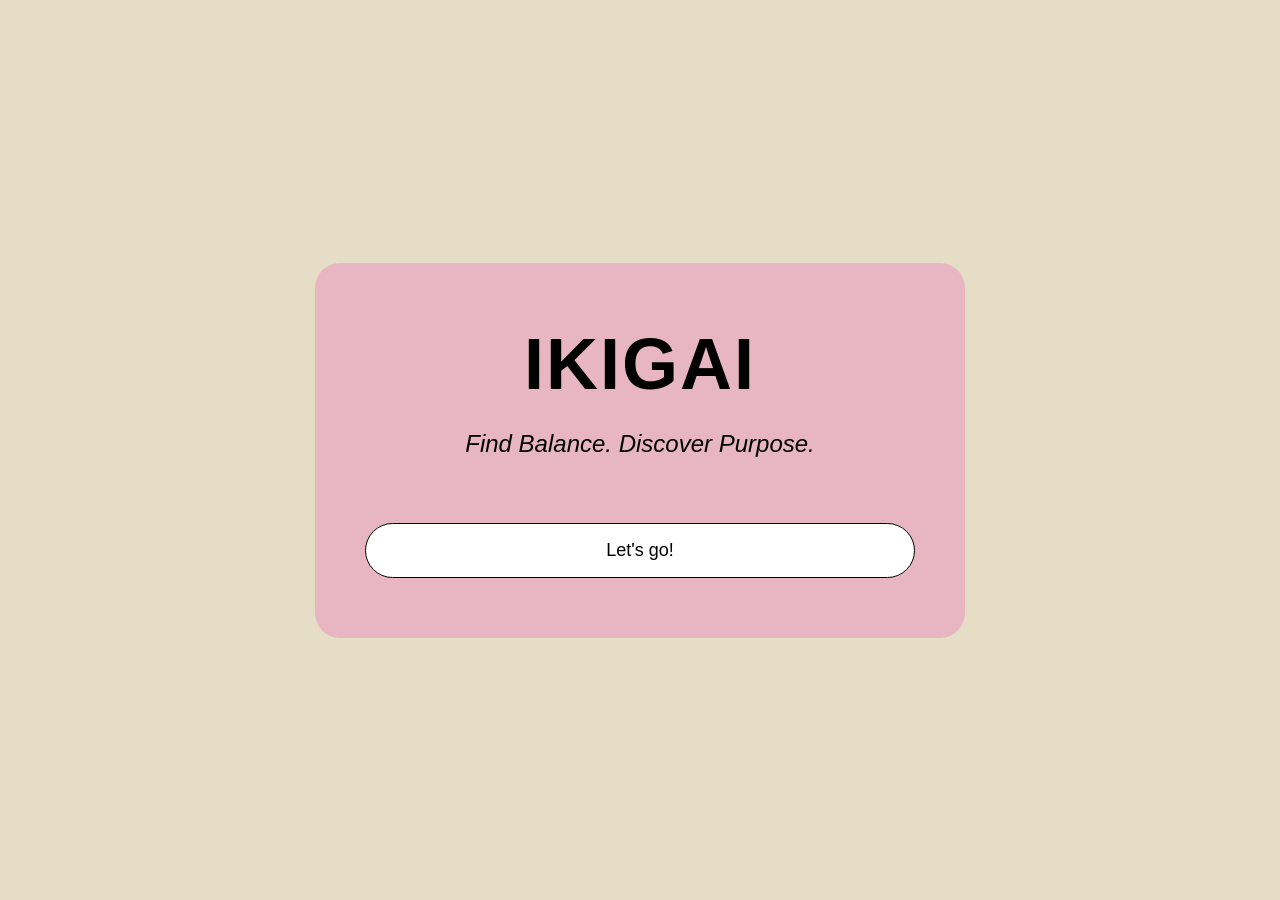
<file: index.html>
<!DOCTYPE html>
<html lang="en">
<head>
<meta charset="UTF-8">
<title>IKIGAI</title>
<link rel="stylesheet" href="css/style.css">
</head>

<body class="index-page">

<div class="center-box">

<h1 class="ikigai-title">IKIGAI</h1>

<p class="tagline">Find Balance. Discover Purpose.</p>

<button class="primary-btn" onclick="goToSignin()">Let's go!</button>

</div>

<script src="js/app.js"></script>
</body>
</html>
</file>
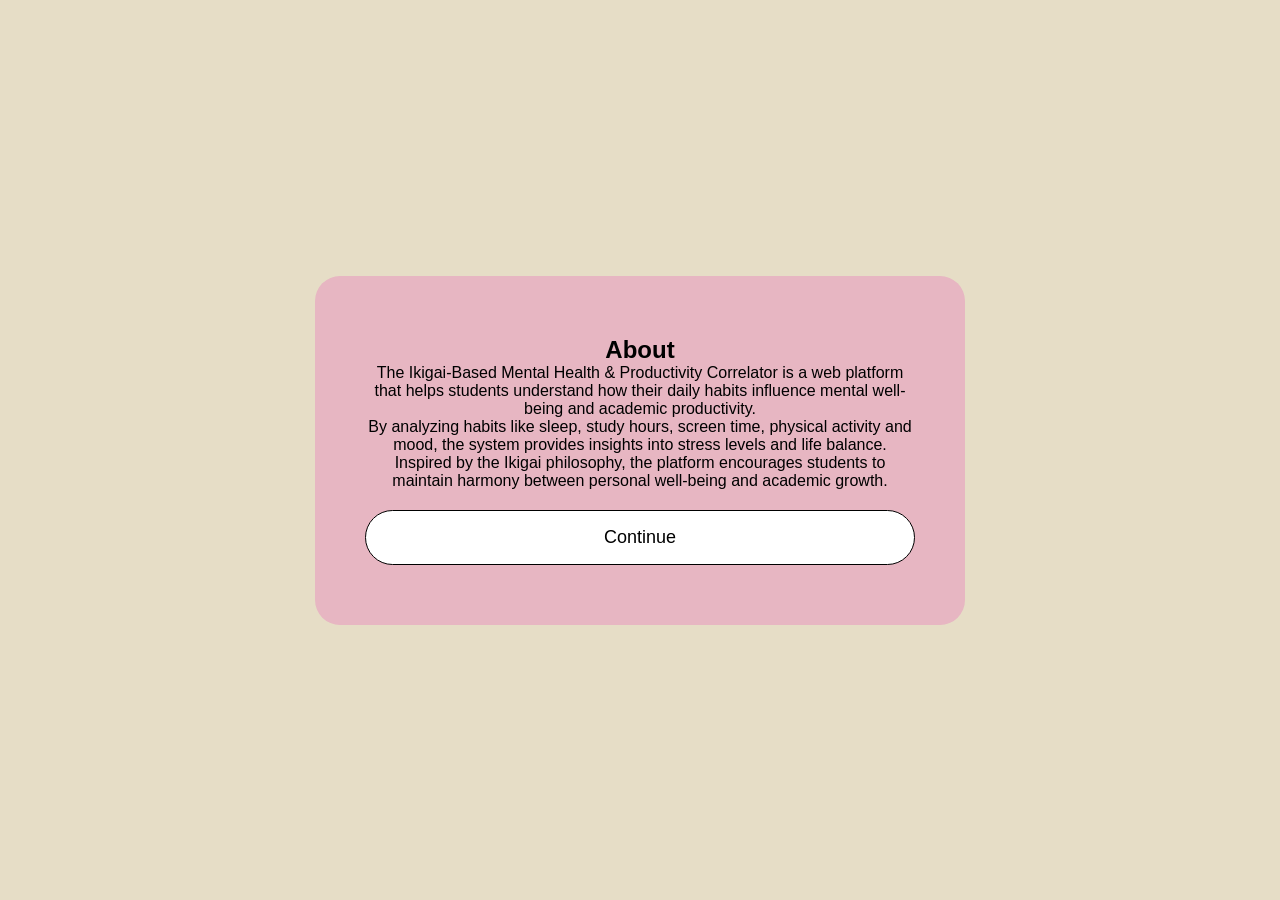
<file: about.html>
<!DOCTYPE html>
<html>
<head>
<meta charset="UTF-8">
<title>About</title>
<link rel="stylesheet" href="css/style.css">
</head>

<body class="about-page">

<div class="about-container">

<h2>About</h2>

<p>
The Ikigai-Based Mental Health & Productivity Correlator is a web
platform that helps students understand how their daily habits
influence mental well-being and academic productivity.
</p>

<p>
By analyzing habits like sleep, study hours, screen time,
physical activity and mood, the system provides insights
into stress levels and life balance.
</p>

<p>
Inspired by the Ikigai philosophy, the platform encourages
students to maintain harmony between personal well-being
and academic growth.
</p>

<button class="primary-btn" onclick="goToHome()">Continue</button>

</div>

<script src="js/app.js"></script>
</body>
</html>
</file>
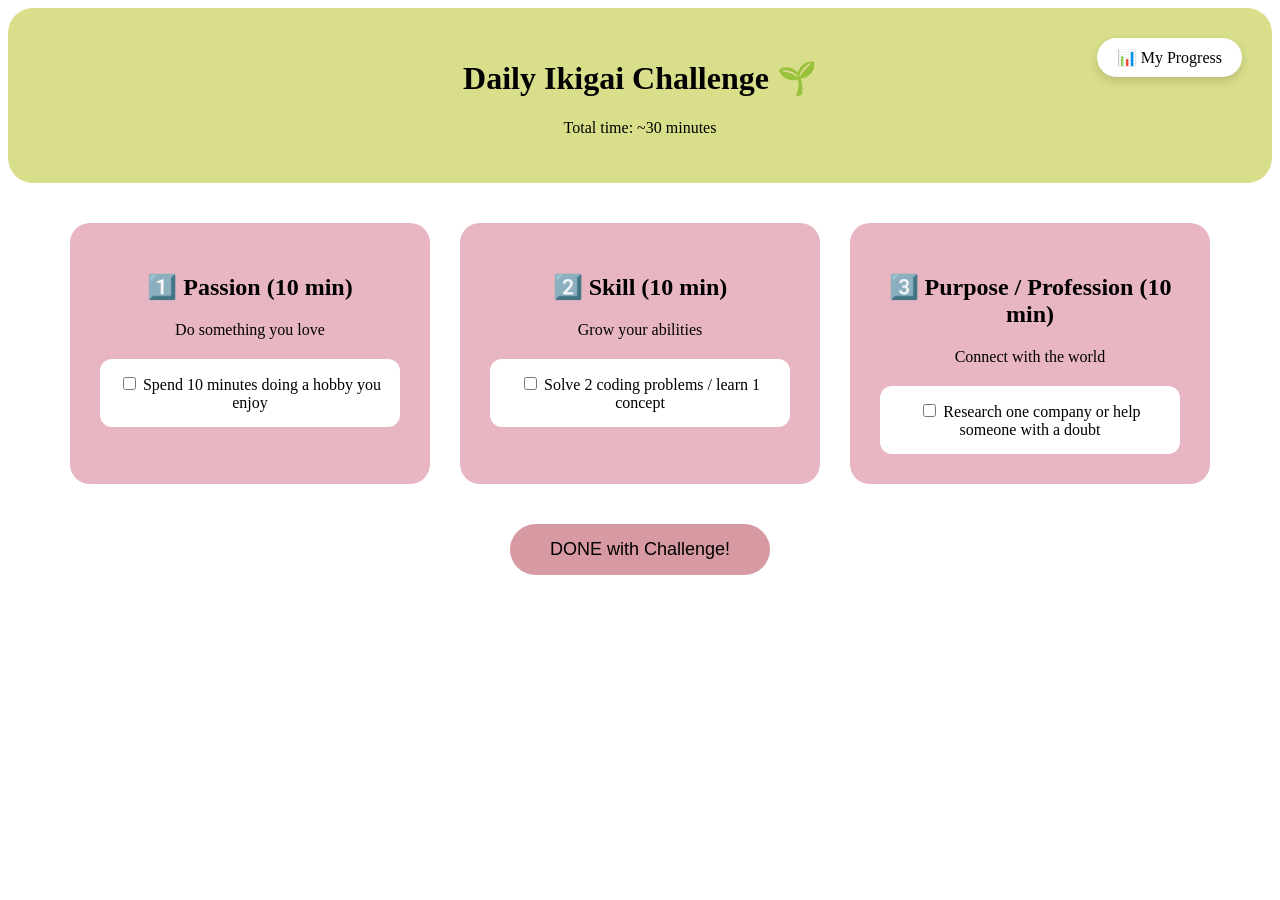
<file: challenge.html>
<!DOCTYPE html>
<html>

<head>

<meta charset="UTF-8">
<title>Daily Ikigai Challenge</title>

<link rel="stylesheet" href="css/challenge.css">

</head>

<body>

<div class="challenge-header">

<h1>Daily Ikigai Challenge 🌱</h1>
<p>Total time: ~30 minutes</p>

<a href="history.html" class="history-btn">
📊 My Progress
</a>

</div>


<div class="challenge-container">


<div class="challenge-card">

<h2>1️⃣ Passion (10 min)</h2>
<p>Do something you love</p>

<label class="task-box">

<input type="checkbox" id="passionTask">

Spend 10 minutes doing a hobby you enjoy

</label>

</div>



<div class="challenge-card">

<h2>2️⃣ Skill (10 min)</h2>
<p>Grow your abilities</p>

<label class="task-box">

<input type="checkbox" id="skillTask">

Solve 2 coding problems / learn 1 concept

</label>

</div>



<div class="challenge-card">

<h2>3️⃣ Purpose / Profession (10 min)</h2>
<p>Connect with the world</p>

<label class="task-box">

<input type="checkbox" id="purposeTask">

Research one company or help someone with a doubt

</label>

</div>


</div>


<div class="done-container">

<button onclick="completeChallenge()" class="done-btn">

DONE with Challenge!

</button>

</div>


<script src="js/challenge.js"></script>

</body>

</html>
</file>
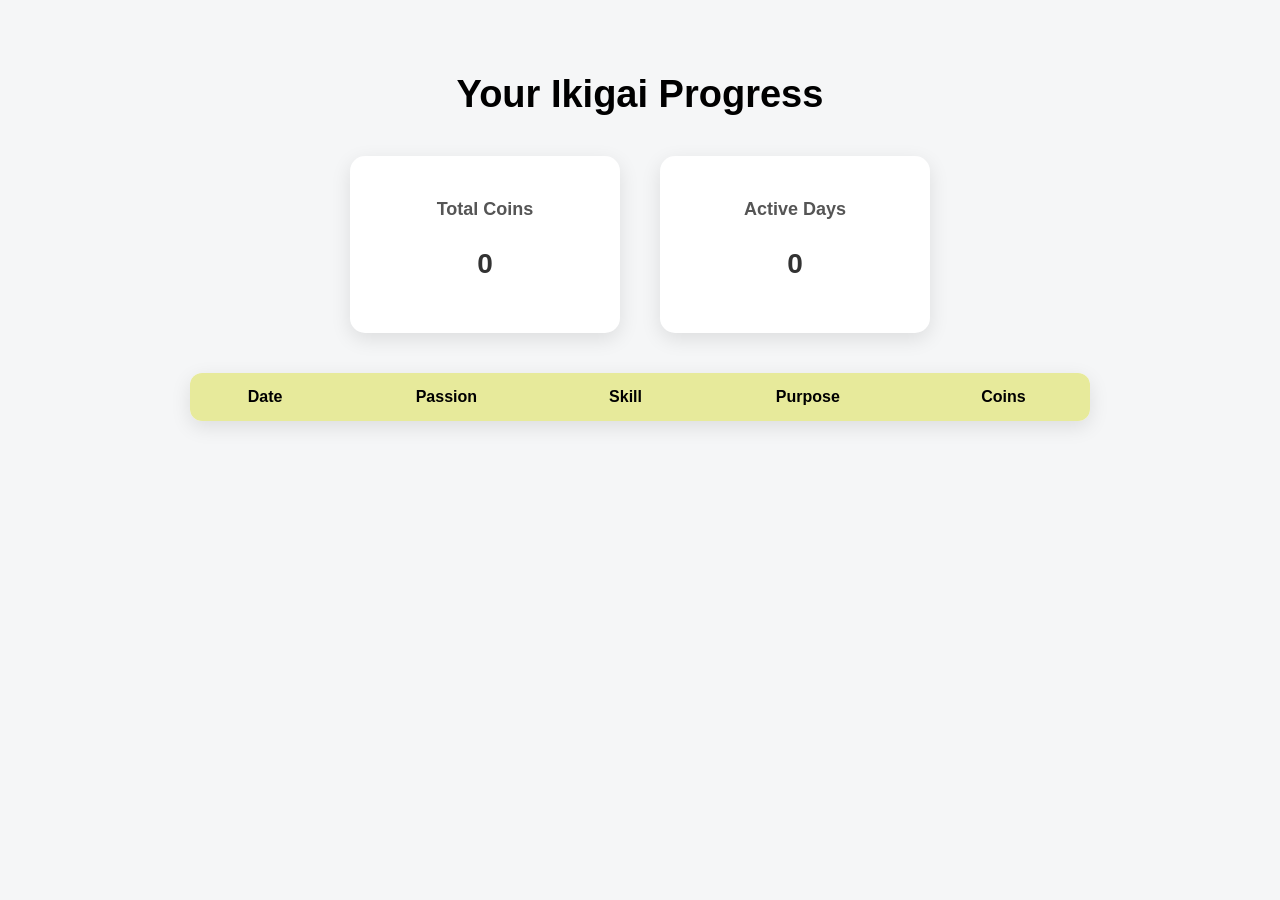
<file: history.html>
<!DOCTYPE html>
<html>
<head>
<meta charset="UTF-8">
<title>Ikigai Progress</title>

<style>

/* Page */

body{
font-family: "Segoe UI", sans-serif;
background:#f5f6f7;
padding:40px;
}

/* Title */

h1{
text-align:center;
font-size:38px;
margin-bottom:40px;
}

/* Summary Cards */

.summary{
display:flex;
justify-content:center;
gap:40px;
margin-bottom:40px;
flex-wrap:wrap;
}

.summary-card{
background:white;
padding:25px 45px;
border-radius:15px;
text-align:center;
box-shadow:0 6px 20px rgba(0,0,0,0.1);
min-width:180px;
}

.summary-card h3{
font-size:18px;
margin-bottom:10px;
color:#555;
}

.summary-card p{
font-size:28px;
font-weight:bold;
color:#333;
}

/* Table */

.history-table{
margin:0 auto;
width:80%;
max-width:900px;
border-collapse:collapse;
background:white;
border-radius:12px;
overflow:hidden;
box-shadow:0 6px 20px rgba(0,0,0,0.1);
}

.history-table th{
background:#e7ea9b;
padding:15px;
font-size:16px;
}

.history-table td{
padding:14px;
text-align:center;
border-bottom:1px solid #eee;
font-size:15px;
}

.history-table tr:hover{
background:#fafafa;
}

/* Check and Cross */

.check{
color:#2ecc71;
font-size:18px;
font-weight:bold;
}

.cross{
color:#e74c3c;
font-size:18px;
font-weight:bold;
}

/* Responsive */

@media(max-width:768px){

.history-table{
width:95%;
}

.summary{
flex-direction:column;
align-items:center;
}

}

</style>

</head>

<body>

<h1>Your Ikigai Progress</h1>

<div class="summary">

<div class="summary-card">
<h3>Total Coins</h3>
<p id="totalCoins">0</p>
</div>

<div class="summary-card">
<h3>Active Days</h3>
<p id="activeDays">0</p>
</div>

</div>

<table class="history-table">

<thead>

<tr>
<th>Date</th>
<th>Passion</th>
<th>Skill</th>
<th>Purpose</th>
<th>Coins</th>
</tr>

</thead>

<tbody id="historyBody">

</tbody>

</table>

<script src="js/history.js"></script>

</body>
</html>
</file>
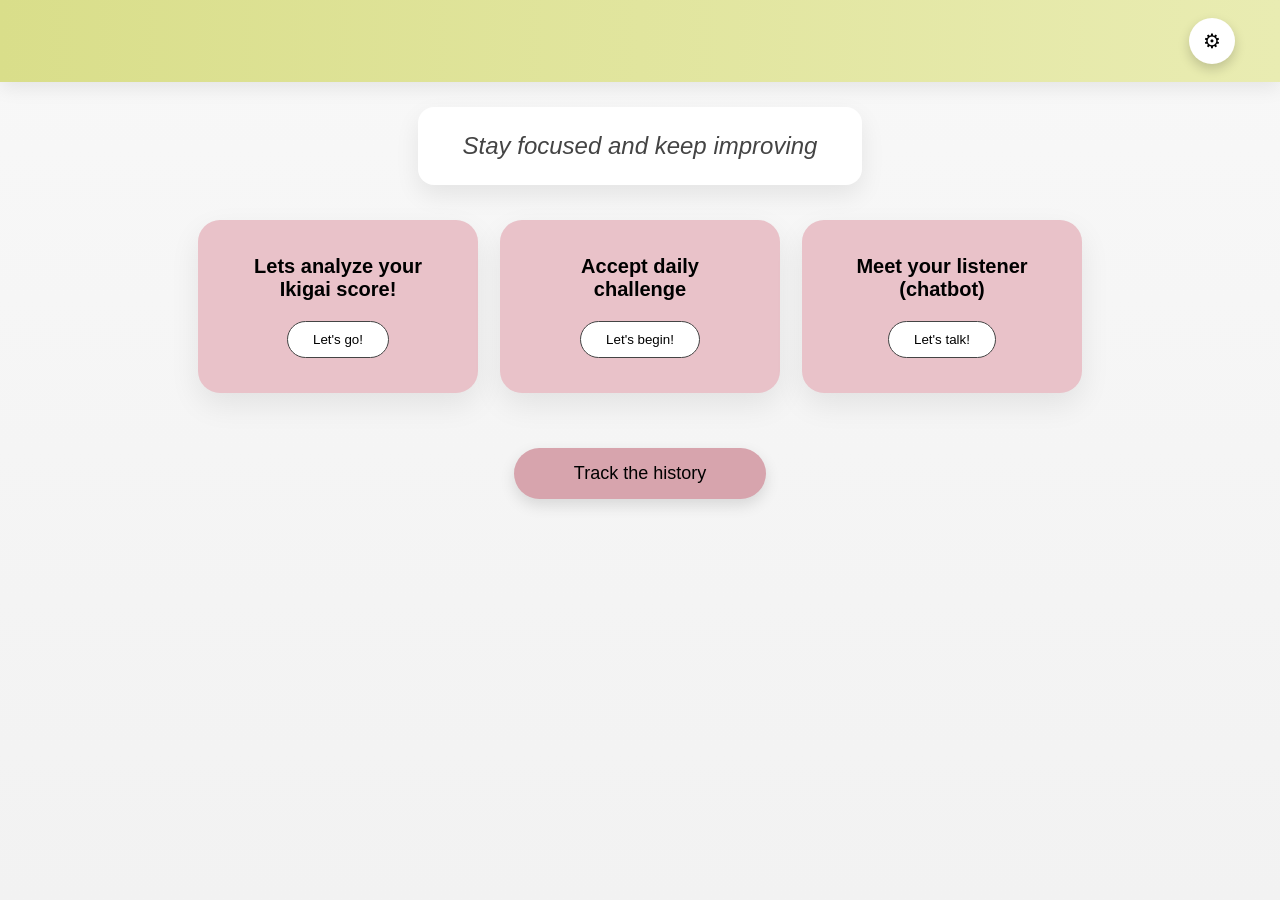
<file: home.html>
<!DOCTYPE html>
<html lang="en">

<head>
<meta charset="UTF-8">
<meta name="viewport" content="width=device-width, initial-scale=1.0">
<title>Ikigai Dashboard</title>

<link rel="stylesheet" href="css/style.css">
</head>

<body class="home-page">

<!-- NAVBAR -->

<header class="navbar">

<div class="nav-left">

<div class="user-info">
<h2 id="username">User Name</h2>
</div>

</div>

<div class="nav-right">

<button class="settings-btn" title="Settings">
⚙
</button>

</div>

</header>


<!-- QUOTE SECTION -->

<div class="quote-section">

<div class="quote-box" id="quoteBox">
Loading inspiration...
</div>

</div>


<!-- FEATURES SECTION -->

<section class="features-section">

<div class="cards">

<div class="card">

<h3>Lets analyze your Ikigai score!</h3>

<button onclick="startIkigai()">
Let's go!
</button>

</div>


<div class="card">

<h3>Accept daily challenge</h3>

<a href="challenge.html">
<button>Let's begin!</button>
</a>

</div>


<div class="card">

<h3>Meet your listener (chatbot)</h3>

<button onclick="openChat()">
Let's talk!
</button>

</div>

</div>

</section>

<!-- HISTORY SECTION -->

<section class="history-section">

<button class="track-btn">
Track the history
</button>

</section>


<script src="js/app.js"></script>

</body>

</html>
</file>
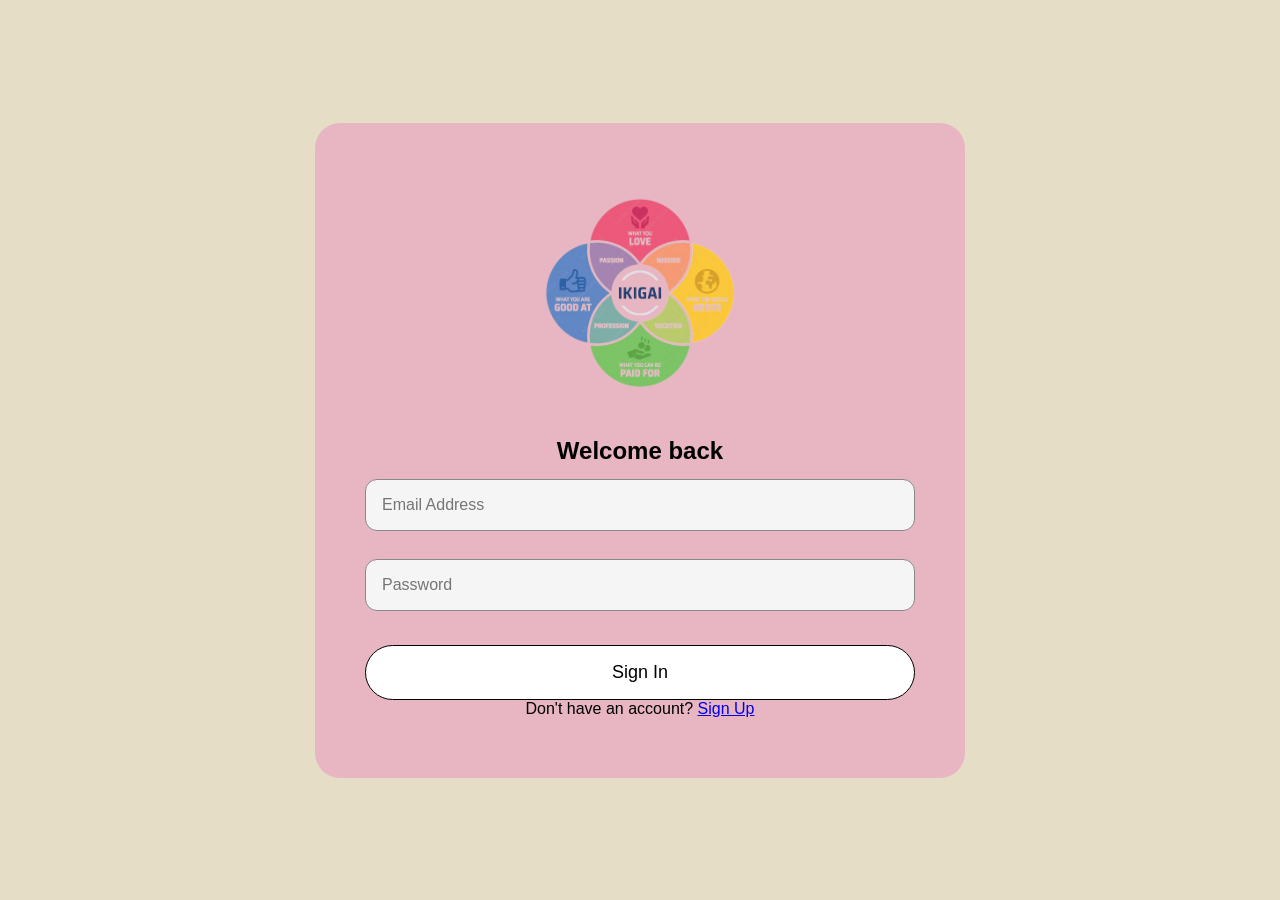
<file: signin.html>
<!DOCTYPE html>
<html>
<head>
<meta charset="UTF-8">
<title>Sign In</title>
<link rel="stylesheet" href="css/style.css">
</head>

<body class="auth-page">

<div class="auth-container">

<img src="assets/ikigai.png" class="logo">

<h2>Welcome back</h2>

<input id="loginEmail" type="email" placeholder="Email Address">
<input id="loginPassword" type="password" placeholder="Password">

<button class="primary-btn" onclick="login()">Sign In</button>

<p>Don't have an account?
<a href="signup.html">Sign Up</a>
</p>

</div>

<script src="js/app.js"></script>
</body>
</html>
</file>
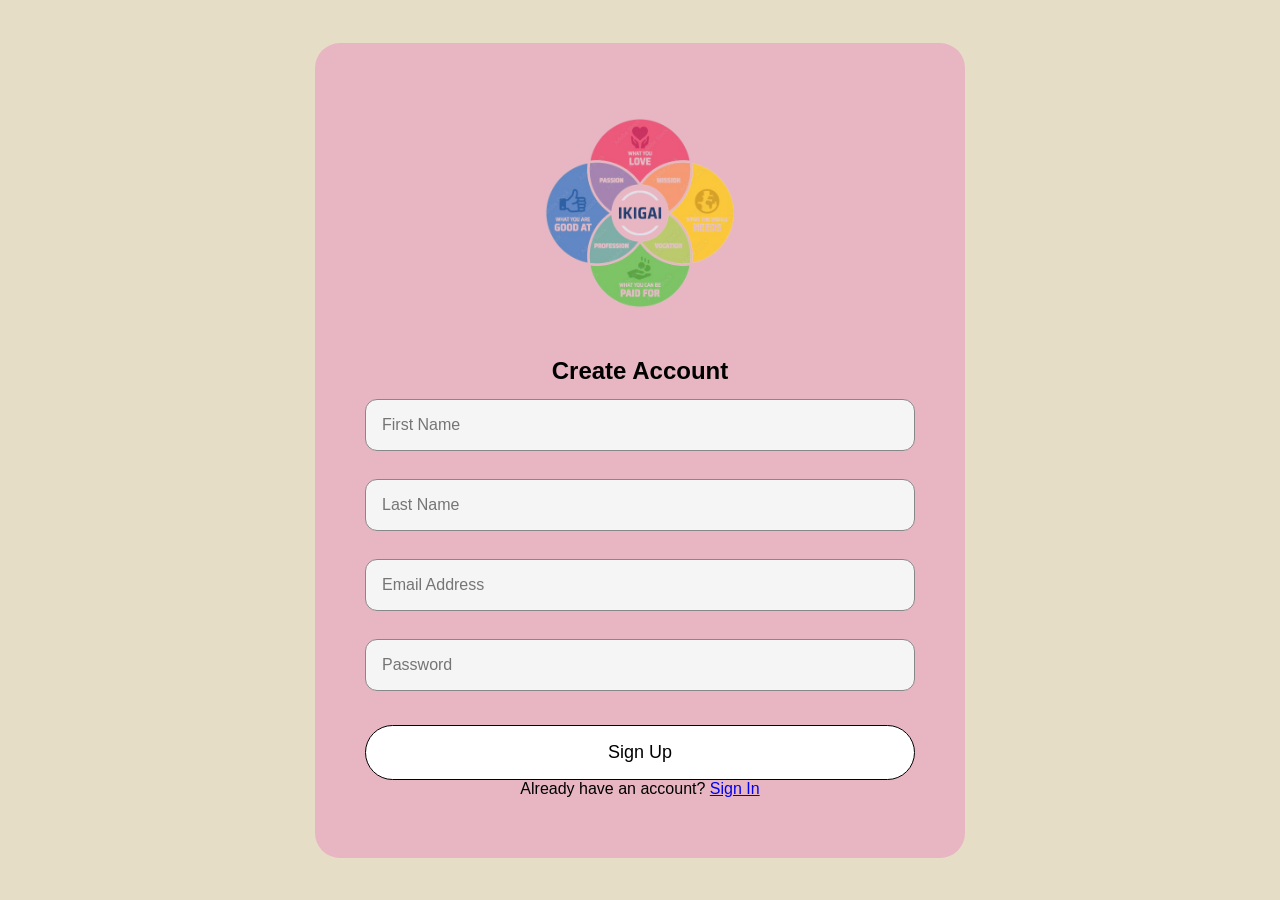
<file: signup.html>
<!DOCTYPE html>
<html>
<head>
<meta charset="UTF-8">
<title>Sign Up</title>
<link rel="stylesheet" href="css/style.css">
</head>

<body class="auth-page">

<div class="auth-container">

<img src="assets/ikigai.png" class="logo">

<h2>Create Account</h2>

<input id="firstName" placeholder="First Name">
<input id="lastName" placeholder="Last Name">

<input id="email" placeholder="Email Address">
<input id="password" type="password" placeholder="Password">

<button class="primary-btn" onclick="signup()">Sign Up</button>

<p>Already have an account?
<a href="signin.html">Sign In</a>
</p>

</div>

<script src="js/app.js"></script>
</body>
</html>
</file>
<file: css/style.css>
/* ================= RESET ================= */

*{
margin:0;
padding:0;
box-sizing:border-box;
font-family:"Segoe UI",sans-serif;
}

/* ================= COMMON PAGE BACKGROUNDS ================= */

.index-page,
.auth-page,
.about-page{
background:#e6ddc6;
min-height:100vh;
display:flex;
justify-content:center;
align-items:center;
padding:20px;
}

/* ================= COMMON CONTAINERS ================= */

.center-box,
.auth-container,
.about-container{
width:90%;
max-width:650px;
background:#e7b6c2;
padding:60px 50px;
border-radius:25px;
text-align:center;
}

/* ================= IKIGAI IMAGE ================= */

.logo{
width:220px;
margin-bottom:30px;
}

/* ================= LANDING PAGE ================= */

.ikigai-title{
font-size:72px;
font-weight:bold;
letter-spacing:2px;
}

.tagline{
font-size:24px;
margin:25px 0 45px 0;
font-style:italic;
}

/* ================= INPUT FIELDS ================= */

input{
width:100%;
padding:16px;
margin:14px 0;
border-radius:12px;
border:1px solid #888;
font-size:16px;
background:#f5f5f5;
}

/* ================= MAIN BUTTON ================= */

.primary-btn{
width:100%;
padding:16px;
margin-top:20px;
border-radius:35px;
border:1px solid black;
background:white;
font-size:18px;
cursor:pointer;
transition:0.25s;
}

.primary-btn:hover{
background:#f3f3f3;
transform:scale(1.02);
}

/* ================= HOME PAGE ================= */

.home-page{
background:linear-gradient(to bottom,#f8f8f8,#f2f2f2);
min-height:100vh;
}

/* ================= NAVBAR ================= */

.navbar{
display:flex;
justify-content:space-between;
align-items:center;
padding:18px 45px;
background:linear-gradient(90deg,#d9de8a,#e9ecb2);
box-shadow:0 6px 18px rgba(0,0,0,0.08);
}

.nav-left{
display:flex;
align-items:center;
gap:16px;
}

.profile{
width:55px;
height:55px;
border-radius:50%;
background:#ddd;
box-shadow:0 3px 8px rgba(0,0,0,0.15);
}

.user-info h2{
font-size:22px;
font-weight:600;
color:#222;
}

/* ================= SETTINGS BUTTON ================= */

.settings-btn{
width:46px;
height:46px;
border:none;
border-radius:50%;
font-size:20px;
cursor:pointer;
background:white;
box-shadow:0 5px 12px rgba(0,0,0,0.18);
transition:0.25s;
}

.settings-btn:hover{
transform:rotate(45deg) scale(1.1);
}

/* ================= QUOTE HERO ================= */

.quote-section{
display:flex;
justify-content:center;
margin-top:25px;
}

.quote-box{
background:white;
padding:25px 45px;
border-radius:16px;
font-size:24px;
font-style:italic;
color:#444;
box-shadow:0 10px 25px rgba(0,0,0,0.08);
max-width:650px;
text-align:center;
}

/* ================= HISTORY ================= */

.history-section{
display:flex;
flex-direction:column;
align-items:center;
margin-top:25px;
}

.history-box{
width:75%;
max-width:900px;
height:170px;
border-radius:40px;
background:#e3e3e3;
display:flex;
align-items:center;
justify-content:center;
font-size:18px;
color:#555;
box-shadow:inset 0 2px 6px rgba(0,0,0,0.05);
}

/* ================= TRACK BUTTON ================= */

.track-btn{
margin-top:30px;
padding:15px 60px;
border:none;
border-radius:32px;
background:#d7a4ad;
font-size:18px;
cursor:pointer;
transition:0.3s;
box-shadow:0 6px 15px rgba(0,0,0,0.12);
}

.track-btn:hover{
background:#c7919b;
transform:scale(1.07);
}

/* ================= FEATURES ================= */

.features-section{
margin-top:35px;
display:flex;
justify-content:center;
}

.cards{
display:flex;
gap:22px;
flex-wrap:wrap;
justify-content:center;
}

/* ================= CARD ================= */

.card{
background:#e9c2c9;
width:280px;
padding:35px;
border-radius:22px;
text-align:center;
box-shadow:0 12px 30px rgba(0,0,0,0.08);
transition:0.3s;
}

.card:hover{
transform:translateY(-10px);
box-shadow:0 18px 40px rgba(0,0,0,0.15);
}

.card h3{
font-size:20px;
margin-bottom:20px;
}

/* ================= CARD BUTTON ================= */

.card button{
padding:10px 25px;
border-radius:25px;
border:1px solid #444;
background:white;
cursor:pointer;
transition:0.25s;
}

.card button:hover{
background:#f5f5f5;
transform:scale(1.05);
}

/* ================= RESPONSIVE ================= */

@media(max-width:768px){

.center-box,
.auth-container,
.about-container{
width:95%;
padding:40px 25px;
}

.ikigai-title{
font-size:52px;
}

.navbar{
padding:15px 25px;
}

.cards{
flex-direction:column;
align-items:center;
}

.history-box{
width:90%;
}

.quote-box{
font-size:20px;
padding:20px 30px;
}

}
</file>
<file: css/challenge.css>
.challenge-header{

background:#d9de8a;
padding:30px;
text-align:center;
border-radius:25px;
margin-bottom:40px;
position:relative;

}

.history-btn{

position:absolute;
right:30px;
top:30px;

background:white;
padding:10px 20px;
border-radius:20px;
text-decoration:none;
color:black;
box-shadow:0 4px 10px rgba(0,0,0,0.15);

}

.challenge-container{

display:flex;
justify-content:center;
gap:30px;
flex-wrap:wrap;

}

.challenge-card{

background:#e7b6c2;
padding:30px;
width:300px;
border-radius:20px;
text-align:center;

}

.task-box{

display:block;
margin-top:20px;
background:white;
padding:15px;
border-radius:12px;

}

.done-container{

text-align:center;
margin-top:40px;

}

.done-btn{

padding:15px 40px;
border-radius:30px;
border:none;
background:#d79aa3;
font-size:18px;
cursor:pointer;

}
</file>
